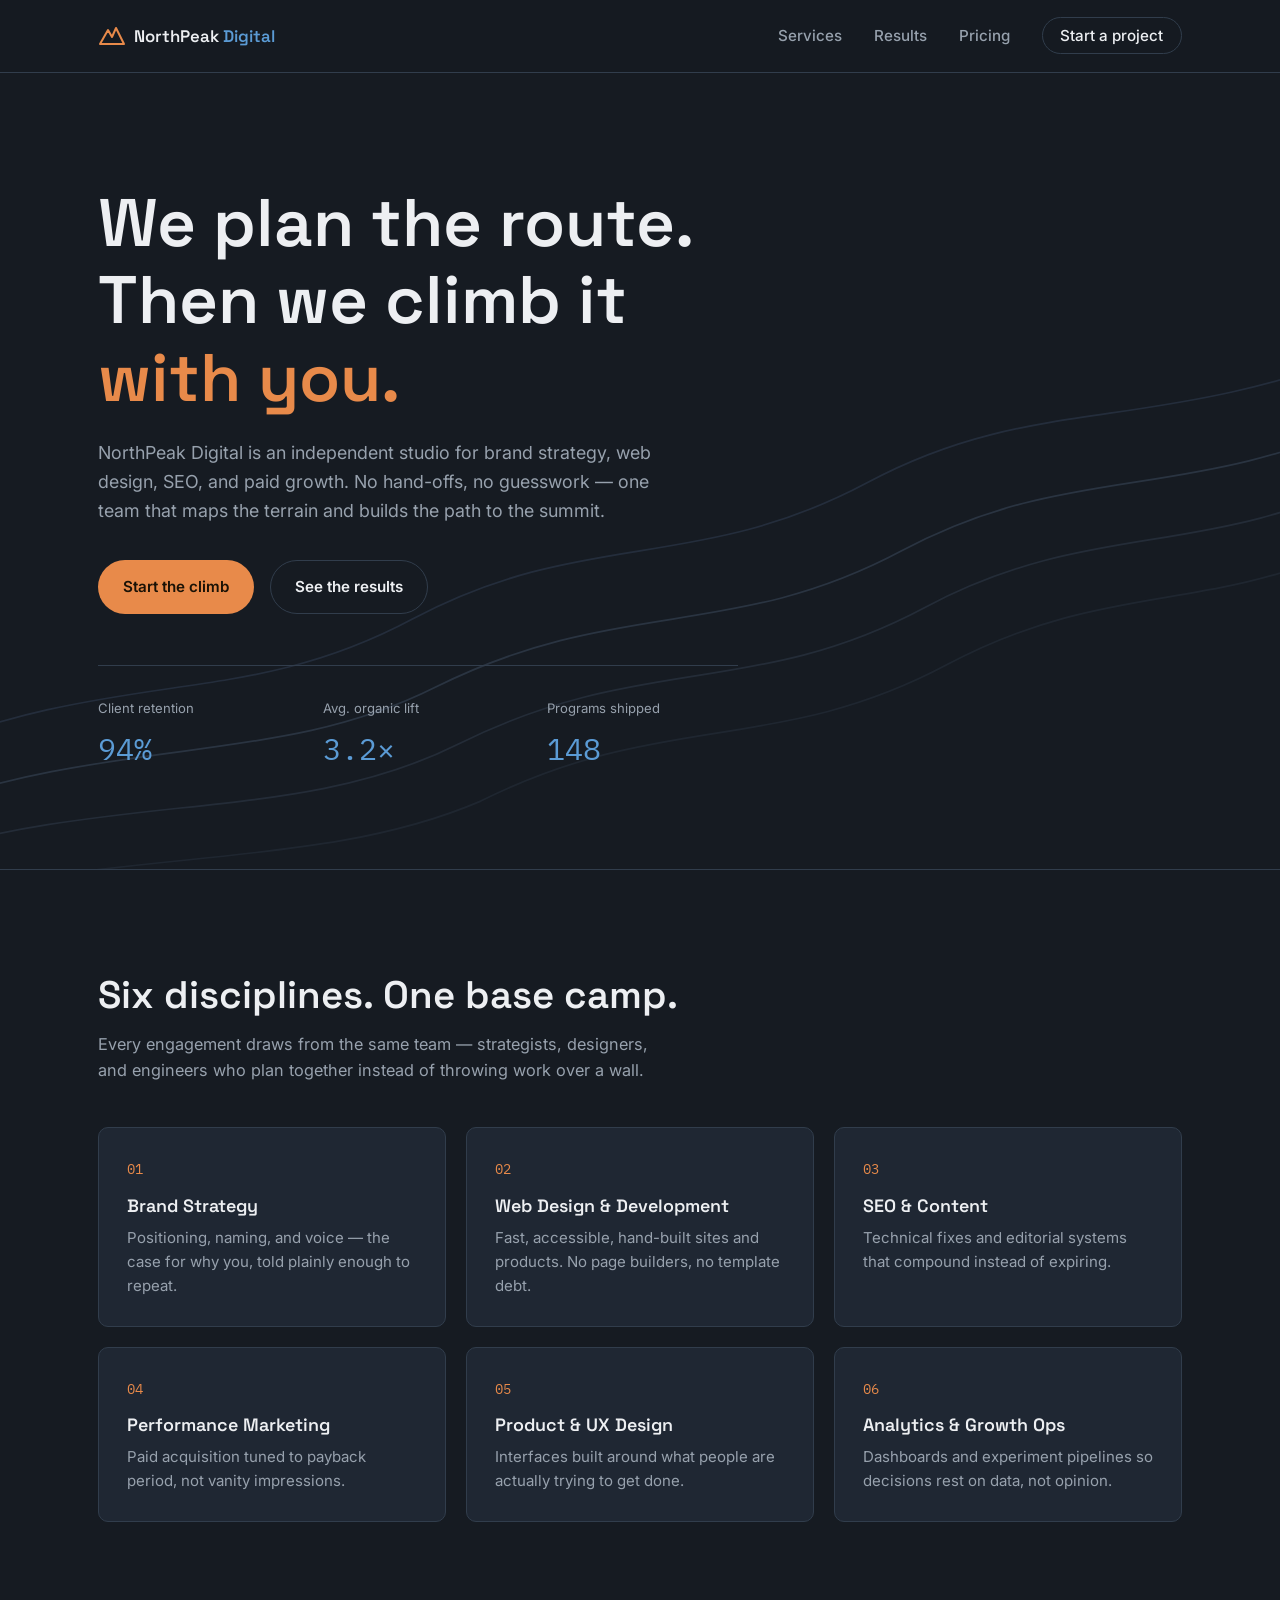
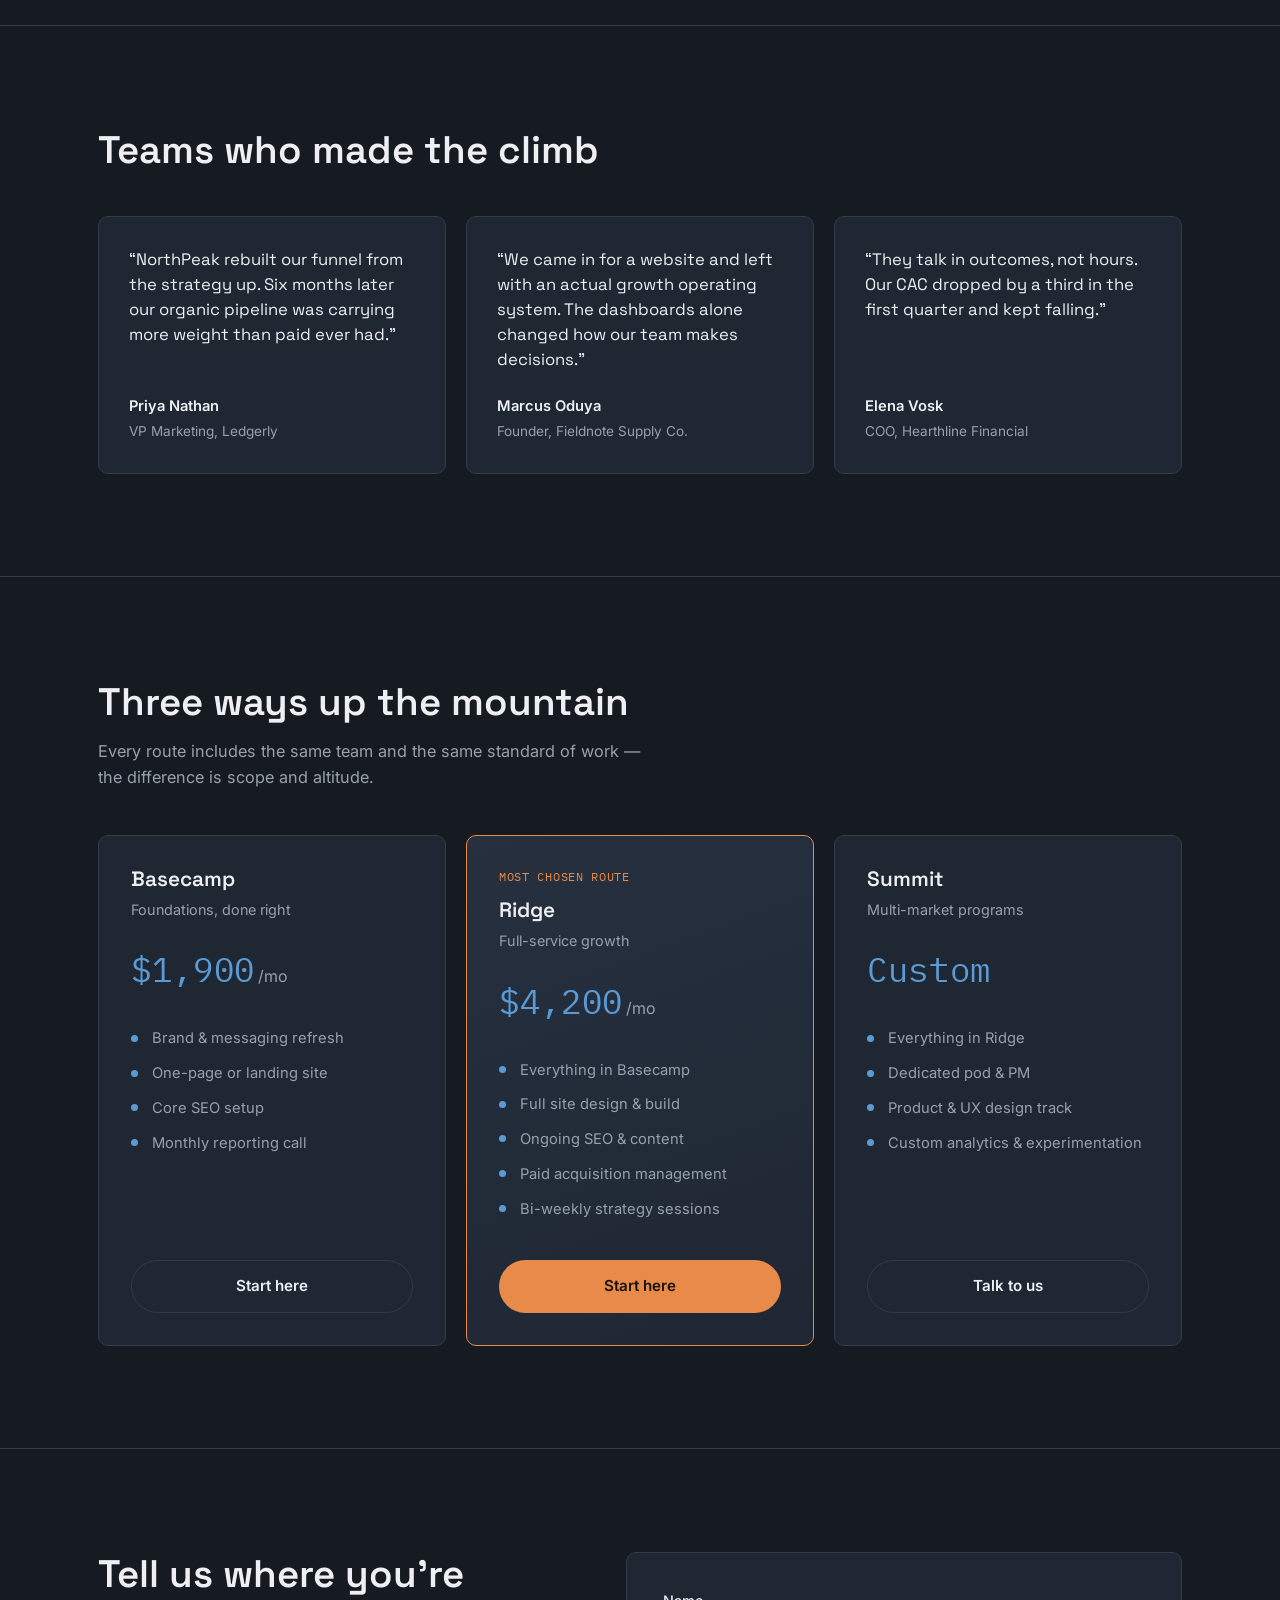
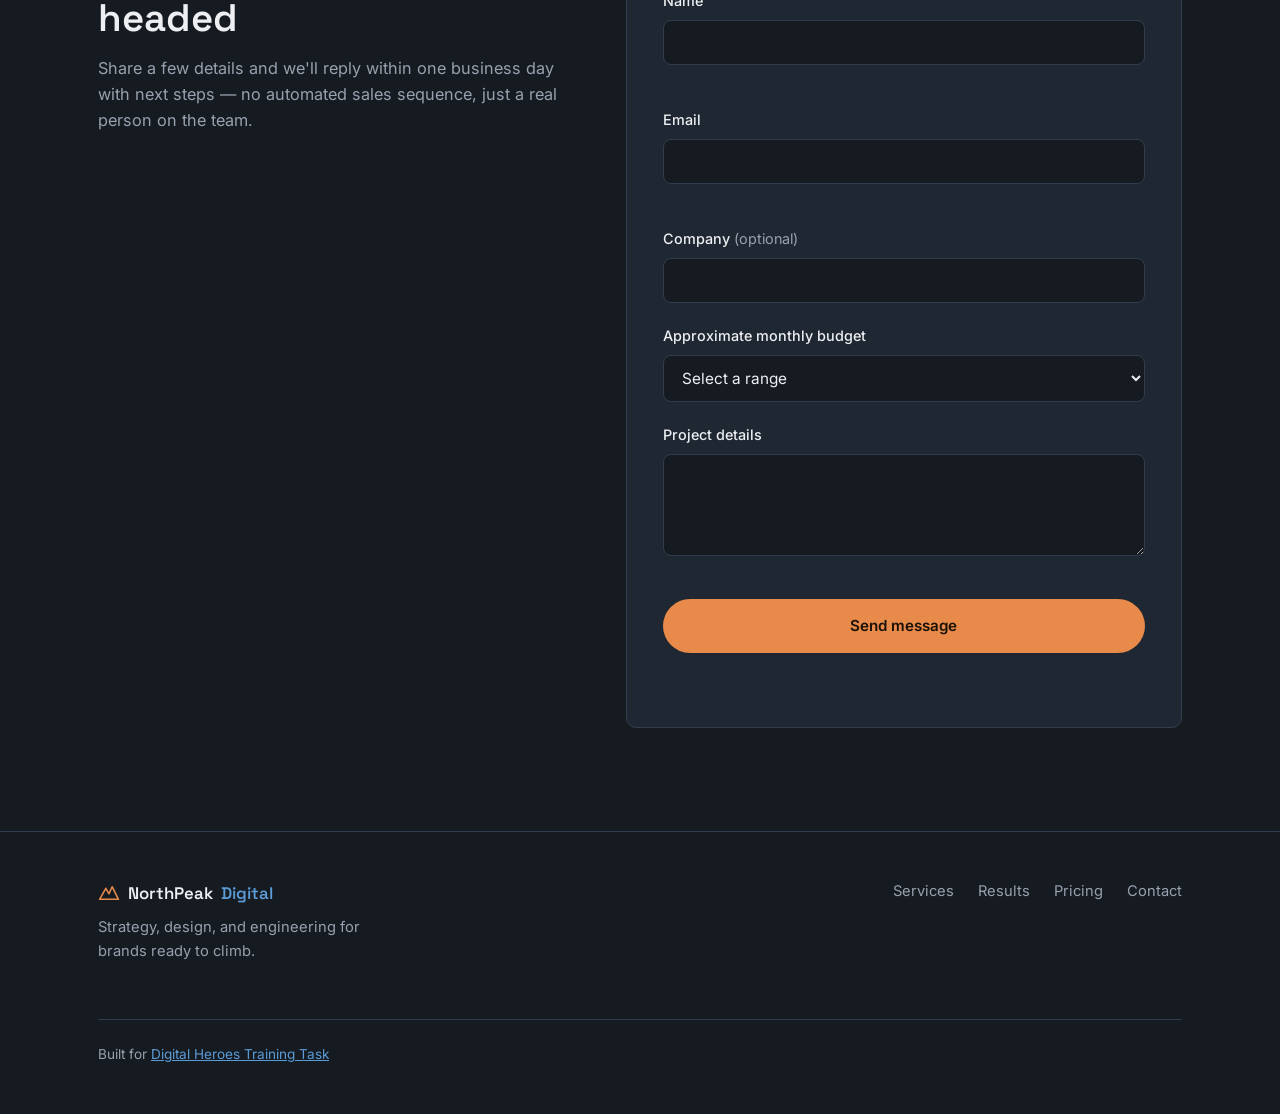
<file: index.html>
<!DOCTYPE html>
<html lang="en">
<head>
<meta charset="UTF-8">
<meta name="viewport" content="width=device-width, initial-scale=1.0">
<title>NorthPeak Digital — Growth strategy, design &amp; engineering for ambitious brands</title>
<meta name="description" content="NorthPeak Digital is an independent agency for brand strategy, web design, SEO, performance marketing, and product design. We plan the route, then climb it with you.">

<!-- Open Graph -->
<meta property="og:title" content="NorthPeak Digital — Digital growth agency">
<meta property="og:description" content="Strategy, design, and engineering for brands ready to climb.">
<meta property="og:type" content="website">

<link rel="icon" href="assets/favicon.svg" type="image/svg+xml">
<link rel="preconnect" href="https://fonts.googleapis.com">
<link rel="preconnect" href="https://fonts.gstatic.com" crossorigin>
<link href="https://fonts.googleapis.com/css2?family=Space+Grotesk:wght@500;600;700&family=Inter:wght@400;500;600&family=IBM+Plex+Mono:wght@500&display=swap" rel="stylesheet">
<link rel="stylesheet" href="styles.css">
</head>
<body>

<a class="skip-link" href="#main">Skip to content</a>

<header class="site-header" id="top">
  <div class="wrap header-inner">
    <a href="#top" class="brand" aria-label="NorthPeak Digital home">
      <svg class="brand-mark" width="28" height="28" viewBox="0 0 28 28" aria-hidden="true">
        <path d="M2 22 L10 8 L14 15 L18 6 L26 22 Z" fill="none" stroke="currentColor" stroke-width="2" stroke-linejoin="round"/>
      </svg>
      <span>NorthPeak <em>Digital</em></span>
    </a>

    <nav class="main-nav" aria-label="Primary">
      <button class="nav-toggle" id="navToggle" aria-expanded="false" aria-controls="navList">
        <span></span><span></span><span></span>
        <span class="sr-only">Menu</span>
      </button>
      <ul class="nav-list" id="navList">
        <li><a href="#services">Services</a></li>
        <li><a href="#results">Results</a></li>
        <li><a href="#pricing">Pricing</a></li>
        <li><a href="#contact" class="nav-cta">Start a project</a></li>
      </ul>
    </nav>
  </div>
</header>

<main id="main">

  <!-- HERO -->
  <section class="hero" aria-label="Introduction">
    <div class="hero-contours" aria-hidden="true">
      <svg viewBox="0 0 1200 700" preserveAspectRatio="xMidYMax slice">
        <path class="contour c1" d="M-50,600 C150,520 250,560 400,480 C550,400 650,440 800,360 C950,280 1050,320 1250,240" />
        <path class="contour c2" d="M-50,650 C150,580 280,610 420,540 C580,460 680,500 830,420 C980,340 1080,380 1250,300" />
        <path class="contour c3" d="M-50,690 C150,630 300,660 440,590 C600,510 700,550 850,470 C1000,390 1100,430 1250,350" />
        <path class="contour c4" d="M-50,730 C160,680 320,700 460,640 C620,560 720,600 870,520 C1020,440 1120,480 1250,400" />
      </svg>
    </div>

    <div class="wrap hero-inner">

      <h1 class="hero-title">
        We plan the route.<br>
        Then we climb it <span class="accent">with you.</span>
      </h1>
      <p class="hero-lede">
        NorthPeak Digital is an independent studio for brand strategy, web design, SEO,
        and paid growth. No hand-offs, no guesswork — one team that maps the terrain
        and builds the path to the summit.
      </p>
      <div class="hero-actions">
        <a href="#contact" class="btn btn-primary">Start the climb</a>
        <a href="#results" class="btn btn-ghost">See the results</a>
      </div>

      <dl class="hero-stats">
        <div><dt>Client retention</dt><dd>94%</dd></div>
        <div><dt>Avg. organic lift</dt><dd>3.2×</dd></div>
        <div><dt>Programs shipped</dt><dd>148</dd></div>
      </dl>
    </div>
  </section>

  <!-- SERVICES -->
  <section class="services" id="services" aria-labelledby="services-title">
    <div class="wrap">

      <h2 id="services-title" class="section-title">Six disciplines. One base camp.</h2>
      <p class="section-lede">Every engagement draws from the same team — strategists, designers,
        and engineers who plan together instead of throwing work over a wall.</p>

      <ul class="services-grid" role="list">
        <li class="service-card">
          <span class="service-num mono">01</span>
          <h3>Brand Strategy</h3>
          <p>Positioning, naming, and voice — the case for why you, told plainly enough to repeat.</p>
        </li>
        <li class="service-card">
          <span class="service-num mono">02</span>
          <h3>Web Design &amp; Development</h3>
          <p>Fast, accessible, hand-built sites and products. No page builders, no template debt.</p>
        </li>
        <li class="service-card">
          <span class="service-num mono">03</span>
          <h3>SEO &amp; Content</h3>
          <p>Technical fixes and editorial systems that compound instead of expiring.</p>
        </li>
        <li class="service-card">
          <span class="service-num mono">04</span>
          <h3>Performance Marketing</h3>
          <p>Paid acquisition tuned to payback period, not vanity impressions.</p>
        </li>
        <li class="service-card">
          <span class="service-num mono">05</span>
          <h3>Product &amp; UX Design</h3>
          <p>Interfaces built around what people are actually trying to get done.</p>
        </li>
        <li class="service-card">
          <span class="service-num mono">06</span>
          <h3>Analytics &amp; Growth Ops</h3>
          <p>Dashboards and experiment pipelines so decisions rest on data, not opinion.</p>
        </li>
      </ul>
    </div>
  </section>

  <!-- RESULTS / TESTIMONIALS -->
  <section class="results" id="results" aria-labelledby="results-title">
    <div class="wrap">

      <h2 id="results-title" class="section-title">Teams who made the climb</h2>

      <ul class="testimonial-grid" role="list">
        <li class="testimonial-card">
          <p class="quote">&ldquo;NorthPeak rebuilt our funnel from the strategy up. Six months
            later our organic pipeline was carrying more weight than paid ever had.&rdquo;</p>
          <p class="cite"><span class="cite-name">Priya Nathan</span><span class="cite-role">VP Marketing, Ledgerly</span></p>
        </li>
        <li class="testimonial-card">
          <p class="quote">&ldquo;We came in for a website and left with an actual growth
            operating system. The dashboards alone changed how our team makes decisions.&rdquo;</p>
          <p class="cite"><span class="cite-name">Marcus Oduya</span><span class="cite-role">Founder, Fieldnote Supply Co.</span></p>
        </li>
        <li class="testimonial-card">
          <p class="quote">&ldquo;They talk in outcomes, not hours. Our CAC dropped by a third
            in the first quarter and kept falling.&rdquo;</p>
          <p class="cite"><span class="cite-name">Elena Vosk</span><span class="cite-role">COO, Hearthline Financial</span></p>
        </li>
      </ul>
    </div>
  </section>

  <!-- PRICING -->
  <section class="pricing" id="pricing" aria-labelledby="pricing-title">
    <div class="wrap">

      <h2 id="pricing-title" class="section-title">Three ways up the mountain</h2>
      <p class="section-lede">Every route includes the same team and the same standard of work —
        the difference is scope and altitude.</p>

      <ul class="pricing-grid" role="list">
        <li class="price-card">
          <h3 class="price-name">Basecamp</h3>
          <p class="price-tagline">Foundations, done right</p>
          <p class="price-amount"><span class="mono">$1,900</span><span class="price-period">/mo</span></p>
          <ul class="price-features">
            <li>Brand &amp; messaging refresh</li>
            <li>One-page or landing site</li>
            <li>Core SEO setup</li>
            <li>Monthly reporting call</li>
          </ul>
          <a href="#contact" class="btn btn-outline">Start here</a>
        </li>

        <li class="price-card price-card--featured">
          <p class="price-flag mono">MOST CHOSEN ROUTE</p>
          <h3 class="price-name">Ridge</h3>
          <p class="price-tagline">Full-service growth</p>
          <p class="price-amount"><span class="mono">$4,200</span><span class="price-period">/mo</span></p>
          <ul class="price-features">
            <li>Everything in Basecamp</li>
            <li>Full site design &amp; build</li>
            <li>Ongoing SEO &amp; content</li>
            <li>Paid acquisition management</li>
            <li>Bi-weekly strategy sessions</li>
          </ul>
          <a href="#contact" class="btn btn-primary">Start here</a>
        </li>

        <li class="price-card">
          <h3 class="price-name">Summit</h3>
          <p class="price-tagline">Multi-market programs</p>
          <p class="price-amount"><span class="mono">Custom</span></p>
          <ul class="price-features">
            <li>Everything in Ridge</li>
            <li>Dedicated pod &amp; PM</li>
            <li>Product &amp; UX design track</li>
            <li>Custom analytics &amp; experimentation</li>
          </ul>
          <a href="#contact" class="btn btn-outline">Talk to us</a>
        </li>
      </ul>
    </div>
  </section>

  <!-- CONTACT -->
  <section class="contact" id="contact" aria-labelledby="contact-title">
    <div class="wrap contact-inner">
      <div class="contact-copy">

        <h2 id="contact-title" class="section-title">Tell us where you're headed</h2>
        <p class="section-lede">Share a few details and we'll reply within one business day with
          next steps — no automated sales sequence, just a real person on the team.</p>
      </div>

      <form class="contact-form" id="contactForm" novalidate>
        <div class="form-row">
          <label for="name">Name</label>
          <input type="text" id="name" name="name" autocomplete="name" required>
          <p class="field-error" id="nameError" role="alert"></p>
        </div>

        <div class="form-row">
          <label for="email">Email</label>
          <input type="email" id="email" name="email" autocomplete="email" required>
          <p class="field-error" id="emailError" role="alert"></p>
        </div>

        <div class="form-row">
          <label for="company">Company <span class="optional">(optional)</span></label>
          <input type="text" id="company" name="company" autocomplete="organization">
        </div>

        <div class="form-row">
          <label for="budget">Approximate monthly budget</label>
          <select id="budget" name="budget">
            <option value="">Select a range</option>
            <option value="under-2k">Under $2,000</option>
            <option value="2k-5k">$2,000 – $5,000</option>
            <option value="5k-10k">$5,000 – $10,000</option>
            <option value="10k-plus">$10,000+</option>
          </select>
        </div>

        <div class="form-row">
          <label for="message">Project details</label>
          <textarea id="message" name="message" rows="4" required></textarea>
          <p class="field-error" id="messageError" role="alert"></p>
        </div>

        <button type="submit" class="btn btn-primary btn-block">Send message</button>

        <p class="form-status" id="formStatus" role="status" aria-live="polite"></p>
      </form>
    </div>
  </section>

</main>

<footer class="site-footer">
  <div class="wrap footer-inner">
    <div class="footer-brand">
      <span class="brand"><svg class="brand-mark" width="22" height="22" viewBox="0 0 28 28" aria-hidden="true">
        <path d="M2 22 L10 8 L14 15 L18 6 L26 22 Z" fill="none" stroke="currentColor" stroke-width="2" stroke-linejoin="round"/>
      </svg> NorthPeak <em>Digital</em></span>
      <p>Strategy, design, and engineering for brands ready to climb.</p>
    </div>

    <nav class="footer-nav" aria-label="Footer">
      <a href="#services">Services</a>
      <a href="#results">Results</a>
      <a href="#pricing">Pricing</a>
      <a href="#contact">Contact</a>
    </nav>

    <p class="footer-credit">
      Built for <a href="https://digitalheroesco.com" target="_blank" rel="noopener">Digital Heroes Training Task</a>
    </p>
  </div>
</footer>

<script src="main.js" defer></script>
</body>
</html>
</file>
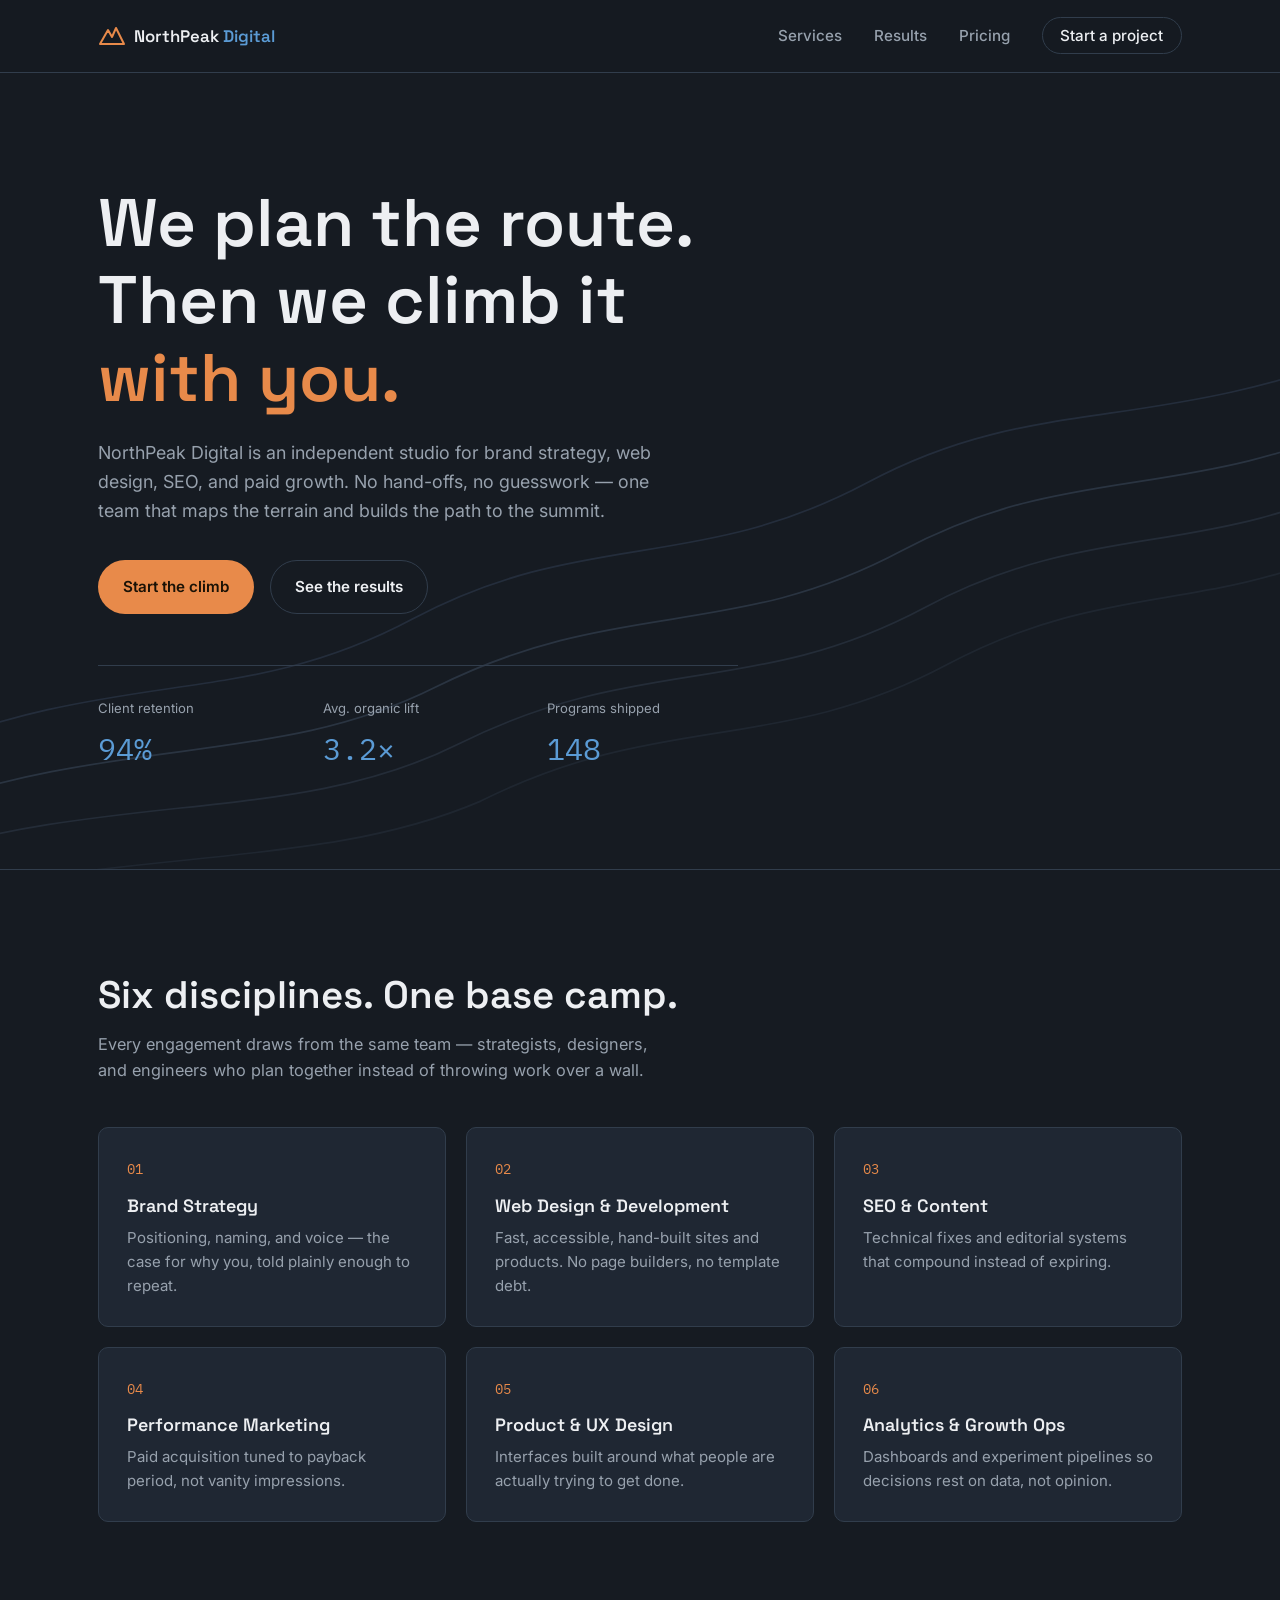
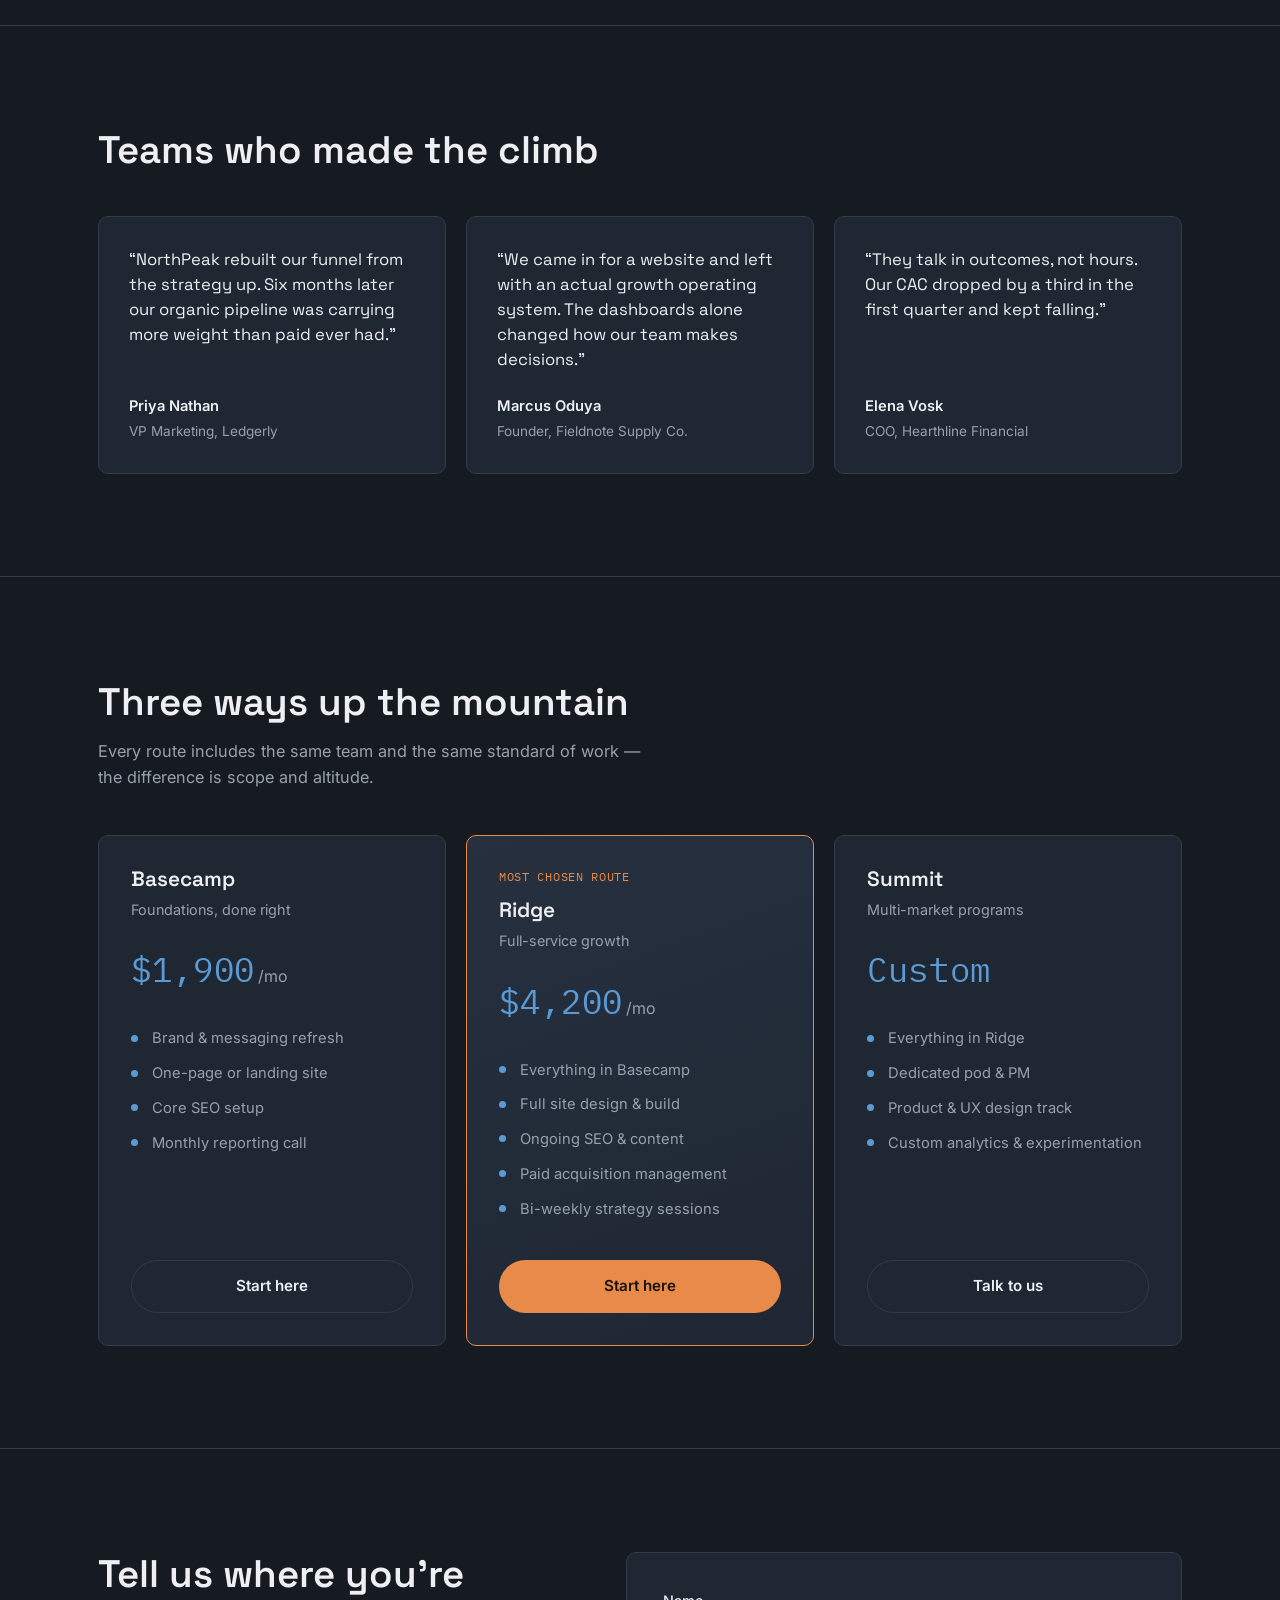
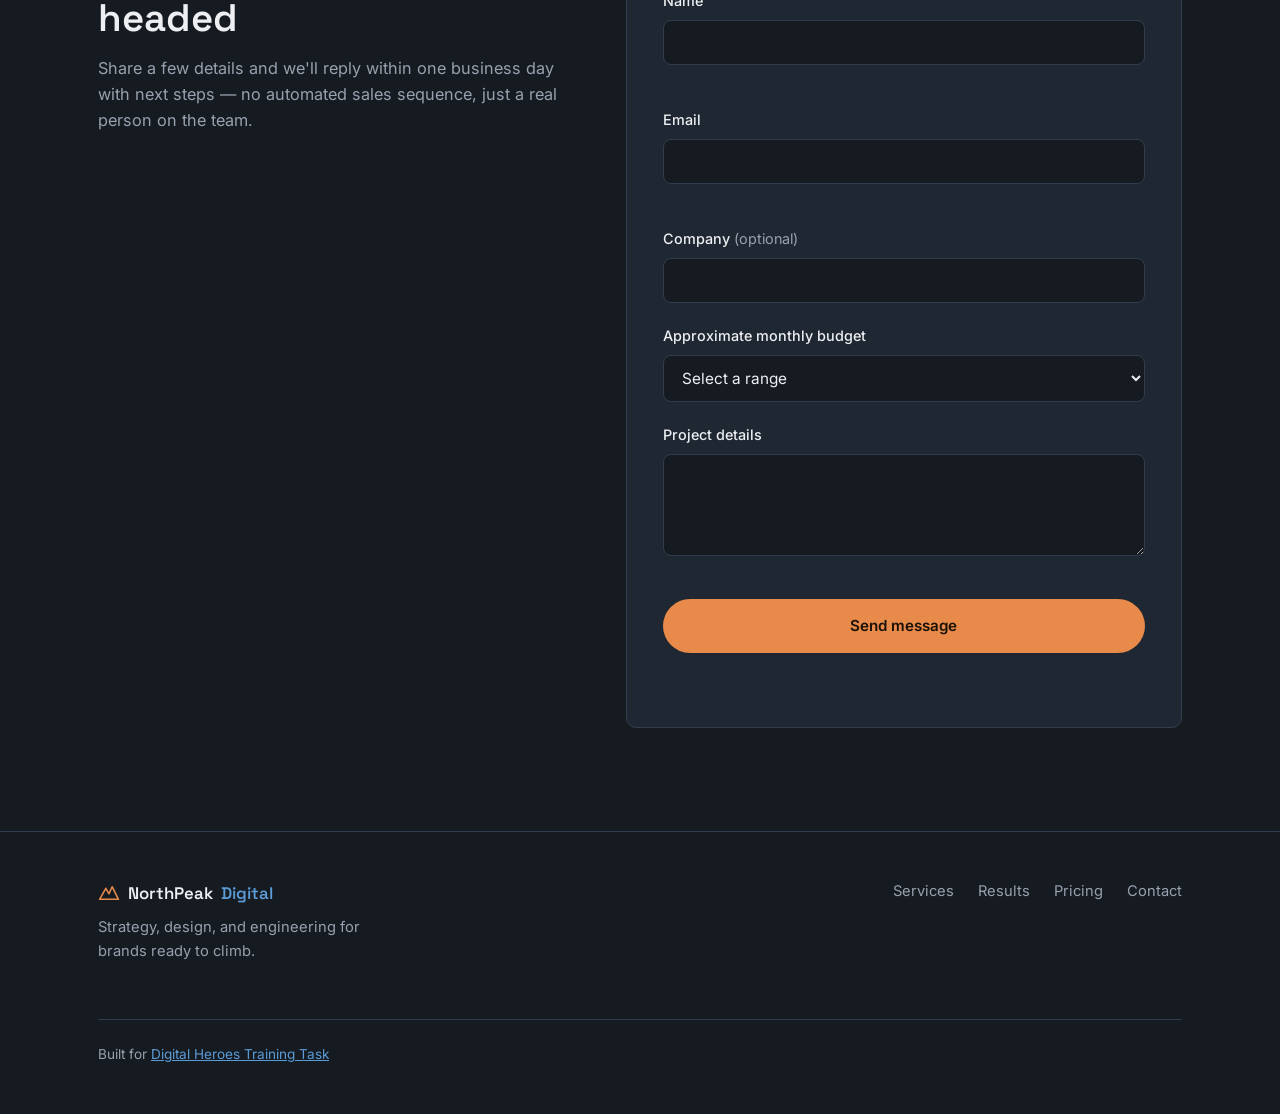
<file: northpeak-digital/index.html>
<!DOCTYPE html>
<html lang="en">
<head>
<meta charset="UTF-8">
<meta name="viewport" content="width=device-width, initial-scale=1.0">
<title>NorthPeak Digital — Growth strategy, design &amp; engineering for ambitious brands</title>
<meta name="description" content="NorthPeak Digital is an independent agency for brand strategy, web design, SEO, performance marketing, and product design. We plan the route, then climb it with you.">

<!-- Open Graph -->
<meta property="og:title" content="NorthPeak Digital — Digital growth agency">
<meta property="og:description" content="Strategy, design, and engineering for brands ready to climb.">
<meta property="og:type" content="website">

<link rel="icon" href="assets/favicon.svg" type="image/svg+xml">
<link rel="preconnect" href="https://fonts.googleapis.com">
<link rel="preconnect" href="https://fonts.gstatic.com" crossorigin>
<link href="https://fonts.googleapis.com/css2?family=Space+Grotesk:wght@500;600;700&family=Inter:wght@400;500;600&family=IBM+Plex+Mono:wght@500&display=swap" rel="stylesheet">
<link rel="stylesheet" href="css/styles.css">
</head>
<body>

<a class="skip-link" href="#main">Skip to content</a>

<header class="site-header" id="top">
  <div class="wrap header-inner">
    <a href="#top" class="brand" aria-label="NorthPeak Digital home">
      <svg class="brand-mark" width="28" height="28" viewBox="0 0 28 28" aria-hidden="true">
        <path d="M2 22 L10 8 L14 15 L18 6 L26 22 Z" fill="none" stroke="currentColor" stroke-width="2" stroke-linejoin="round"/>
      </svg>
      <span>NorthPeak <em>Digital</em></span>
    </a>

    <nav class="main-nav" aria-label="Primary">
      <button class="nav-toggle" id="navToggle" aria-expanded="false" aria-controls="navList">
        <span></span><span></span><span></span>
        <span class="sr-only">Menu</span>
      </button>
      <ul class="nav-list" id="navList">
        <li><a href="#services">Services</a></li>
        <li><a href="#results">Results</a></li>
        <li><a href="#pricing">Pricing</a></li>
        <li><a href="#contact" class="nav-cta">Start a project</a></li>
      </ul>
    </nav>
  </div>
</header>

<main id="main">

  <!-- HERO -->
  <section class="hero" aria-label="Introduction">
    <div class="hero-contours" aria-hidden="true">
      <svg viewBox="0 0 1200 700" preserveAspectRatio="xMidYMax slice">
        <path class="contour c1" d="M-50,600 C150,520 250,560 400,480 C550,400 650,440 800,360 C950,280 1050,320 1250,240" />
        <path class="contour c2" d="M-50,650 C150,580 280,610 420,540 C580,460 680,500 830,420 C980,340 1080,380 1250,300" />
        <path class="contour c3" d="M-50,690 C150,630 300,660 440,590 C600,510 700,550 850,470 C1000,390 1100,430 1250,350" />
        <path class="contour c4" d="M-50,730 C160,680 320,700 460,640 C620,560 720,600 870,520 C1020,440 1120,480 1250,400" />
      </svg>
    </div>

    <div class="wrap hero-inner">

      <h1 class="hero-title">
        We plan the route.<br>
        Then we climb it <span class="accent">with you.</span>
      </h1>
      <p class="hero-lede">
        NorthPeak Digital is an independent studio for brand strategy, web design, SEO,
        and paid growth. No hand-offs, no guesswork — one team that maps the terrain
        and builds the path to the summit.
      </p>
      <div class="hero-actions">
        <a href="#contact" class="btn btn-primary">Start the climb</a>
        <a href="#results" class="btn btn-ghost">See the results</a>
      </div>

      <dl class="hero-stats">
        <div><dt>Client retention</dt><dd>94%</dd></div>
        <div><dt>Avg. organic lift</dt><dd>3.2×</dd></div>
        <div><dt>Programs shipped</dt><dd>148</dd></div>
      </dl>
    </div>
  </section>

  <!-- SERVICES -->
  <section class="services" id="services" aria-labelledby="services-title">
    <div class="wrap">

      <h2 id="services-title" class="section-title">Six disciplines. One base camp.</h2>
      <p class="section-lede">Every engagement draws from the same team — strategists, designers,
        and engineers who plan together instead of throwing work over a wall.</p>

      <ul class="services-grid" role="list">
        <li class="service-card">
          <span class="service-num mono">01</span>
          <h3>Brand Strategy</h3>
          <p>Positioning, naming, and voice — the case for why you, told plainly enough to repeat.</p>
        </li>
        <li class="service-card">
          <span class="service-num mono">02</span>
          <h3>Web Design &amp; Development</h3>
          <p>Fast, accessible, hand-built sites and products. No page builders, no template debt.</p>
        </li>
        <li class="service-card">
          <span class="service-num mono">03</span>
          <h3>SEO &amp; Content</h3>
          <p>Technical fixes and editorial systems that compound instead of expiring.</p>
        </li>
        <li class="service-card">
          <span class="service-num mono">04</span>
          <h3>Performance Marketing</h3>
          <p>Paid acquisition tuned to payback period, not vanity impressions.</p>
        </li>
        <li class="service-card">
          <span class="service-num mono">05</span>
          <h3>Product &amp; UX Design</h3>
          <p>Interfaces built around what people are actually trying to get done.</p>
        </li>
        <li class="service-card">
          <span class="service-num mono">06</span>
          <h3>Analytics &amp; Growth Ops</h3>
          <p>Dashboards and experiment pipelines so decisions rest on data, not opinion.</p>
        </li>
      </ul>
    </div>
  </section>

  <!-- RESULTS / TESTIMONIALS -->
  <section class="results" id="results" aria-labelledby="results-title">
    <div class="wrap">

      <h2 id="results-title" class="section-title">Teams who made the climb</h2>

      <ul class="testimonial-grid" role="list">
        <li class="testimonial-card">
          <p class="quote">&ldquo;NorthPeak rebuilt our funnel from the strategy up. Six months
            later our organic pipeline was carrying more weight than paid ever had.&rdquo;</p>
          <p class="cite"><span class="cite-name">Priya Nathan</span><span class="cite-role">VP Marketing, Ledgerly</span></p>
        </li>
        <li class="testimonial-card">
          <p class="quote">&ldquo;We came in for a website and left with an actual growth
            operating system. The dashboards alone changed how our team makes decisions.&rdquo;</p>
          <p class="cite"><span class="cite-name">Marcus Oduya</span><span class="cite-role">Founder, Fieldnote Supply Co.</span></p>
        </li>
        <li class="testimonial-card">
          <p class="quote">&ldquo;They talk in outcomes, not hours. Our CAC dropped by a third
            in the first quarter and kept falling.&rdquo;</p>
          <p class="cite"><span class="cite-name">Elena Vosk</span><span class="cite-role">COO, Hearthline Financial</span></p>
        </li>
      </ul>
    </div>
  </section>

  <!-- PRICING -->
  <section class="pricing" id="pricing" aria-labelledby="pricing-title">
    <div class="wrap">

      <h2 id="pricing-title" class="section-title">Three ways up the mountain</h2>
      <p class="section-lede">Every route includes the same team and the same standard of work —
        the difference is scope and altitude.</p>

      <ul class="pricing-grid" role="list">
        <li class="price-card">
          <h3 class="price-name">Basecamp</h3>
          <p class="price-tagline">Foundations, done right</p>
          <p class="price-amount"><span class="mono">$1,900</span><span class="price-period">/mo</span></p>
          <ul class="price-features">
            <li>Brand &amp; messaging refresh</li>
            <li>One-page or landing site</li>
            <li>Core SEO setup</li>
            <li>Monthly reporting call</li>
          </ul>
          <a href="#contact" class="btn btn-outline">Start here</a>
        </li>

        <li class="price-card price-card--featured">
          <p class="price-flag mono">MOST CHOSEN ROUTE</p>
          <h3 class="price-name">Ridge</h3>
          <p class="price-tagline">Full-service growth</p>
          <p class="price-amount"><span class="mono">$4,200</span><span class="price-period">/mo</span></p>
          <ul class="price-features">
            <li>Everything in Basecamp</li>
            <li>Full site design &amp; build</li>
            <li>Ongoing SEO &amp; content</li>
            <li>Paid acquisition management</li>
            <li>Bi-weekly strategy sessions</li>
          </ul>
          <a href="#contact" class="btn btn-primary">Start here</a>
        </li>

        <li class="price-card">
          <h3 class="price-name">Summit</h3>
          <p class="price-tagline">Multi-market programs</p>
          <p class="price-amount"><span class="mono">Custom</span></p>
          <ul class="price-features">
            <li>Everything in Ridge</li>
            <li>Dedicated pod &amp; PM</li>
            <li>Product &amp; UX design track</li>
            <li>Custom analytics &amp; experimentation</li>
          </ul>
          <a href="#contact" class="btn btn-outline">Talk to us</a>
        </li>
      </ul>
    </div>
  </section>

  <!-- CONTACT -->
  <section class="contact" id="contact" aria-labelledby="contact-title">
    <div class="wrap contact-inner">
      <div class="contact-copy">

        <h2 id="contact-title" class="section-title">Tell us where you're headed</h2>
        <p class="section-lede">Share a few details and we'll reply within one business day with
          next steps — no automated sales sequence, just a real person on the team.</p>
      </div>

      <form class="contact-form" id="contactForm" novalidate>
        <div class="form-row">
          <label for="name">Name</label>
          <input type="text" id="name" name="name" autocomplete="name" required>
          <p class="field-error" id="nameError" role="alert"></p>
        </div>

        <div class="form-row">
          <label for="email">Email</label>
          <input type="email" id="email" name="email" autocomplete="email" required>
          <p class="field-error" id="emailError" role="alert"></p>
        </div>

        <div class="form-row">
          <label for="company">Company <span class="optional">(optional)</span></label>
          <input type="text" id="company" name="company" autocomplete="organization">
        </div>

        <div class="form-row">
          <label for="budget">Approximate monthly budget</label>
          <select id="budget" name="budget">
            <option value="">Select a range</option>
            <option value="under-2k">Under $2,000</option>
            <option value="2k-5k">$2,000 – $5,000</option>
            <option value="5k-10k">$5,000 – $10,000</option>
            <option value="10k-plus">$10,000+</option>
          </select>
        </div>

        <div class="form-row">
          <label for="message">Project details</label>
          <textarea id="message" name="message" rows="4" required></textarea>
          <p class="field-error" id="messageError" role="alert"></p>
        </div>

        <button type="submit" class="btn btn-primary btn-block">Send message</button>

        <p class="form-status" id="formStatus" role="status" aria-live="polite"></p>
      </form>
    </div>
  </section>

</main>

<footer class="site-footer">
  <div class="wrap footer-inner">
    <div class="footer-brand">
      <span class="brand"><svg class="brand-mark" width="22" height="22" viewBox="0 0 28 28" aria-hidden="true">
        <path d="M2 22 L10 8 L14 15 L18 6 L26 22 Z" fill="none" stroke="currentColor" stroke-width="2" stroke-linejoin="round"/>
      </svg> NorthPeak <em>Digital</em></span>
      <p>Strategy, design, and engineering for brands ready to climb.</p>
    </div>

    <nav class="footer-nav" aria-label="Footer">
      <a href="#services">Services</a>
      <a href="#results">Results</a>
      <a href="#pricing">Pricing</a>
      <a href="#contact">Contact</a>
    </nav>

    <p class="footer-credit">
      Built for <a href="https://digitalheroesco.com" target="_blank" rel="noopener">Digital Heroes Training Task</a>
    </p>
  </div>
</footer>

<script src="js/main.js" defer></script>
</body>
</html>
</file>
<file: styles.css>
/* ============================================================
   NorthPeak Digital — Design tokens
   ============================================================ */
:root {
  /* Color */
  --ink: #161B22;
  --surface: #1F2733;
  --surface-2: #26303F;
  --paper: #EDEFF2;
  --muted: #97A1AD;
  --line: #313D4C;
  --accent-blue: #5B9BD5;
  --accent-ember: #E88A4A;

  /* Type */
  --font-display: "Space Grotesk", sans-serif;
  --font-body: "Inter", sans-serif;
  --font-mono: "IBM Plex Mono", monospace;

  /* Layout */
  --wrap-max: 1180px;
  --gutter: clamp(1.25rem, 4vw, 3rem);
  --radius: 10px;

  --ease: cubic-bezier(0.22, 1, 0.36, 1);
}

/* ============================================================
   Reset
   ============================================================ */
*, *::before, *::after { box-sizing: border-box; }
html { scroll-behavior: smooth; }
body {
  margin: 0;
  background: var(--ink);
  color: var(--paper);
  font-family: var(--font-body);
  font-size: 16px;
  line-height: 1.6;
  -webkit-font-smoothing: antialiased;
}
img, svg { display: block; max-width: 100%; }
a { color: inherit; }
ul { list-style: none; margin: 0; padding: 0; }
button { font: inherit; }
h1, h2, h3 { font-family: var(--font-display); font-weight: 600; line-height: 1.15; margin: 0; }
p { margin: 0; }

@media (prefers-reduced-motion: reduce) {
  html { scroll-behavior: auto; }
  *, *::before, *::after {
    animation-duration: 0.01ms !important;
    animation-iteration-count: 1 !important;
    transition-duration: 0.01ms !important;
    scroll-behavior: auto !important;
  }
}

.sr-only {
  position: absolute; width: 1px; height: 1px;
  padding: 0; margin: -1px; overflow: hidden;
  clip: rect(0,0,0,0); white-space: nowrap; border: 0;
}

.skip-link {
  position: absolute;
  left: 1rem;
  top: -3rem;
  background: var(--accent-blue);
  color: var(--ink);
  padding: 0.6rem 1rem;
  border-radius: 6px;
  font-weight: 600;
  z-index: 200;
  transition: top 0.2s var(--ease);
}
.skip-link:focus { top: 1rem; }

:focus-visible {
  outline: 2px solid var(--accent-blue);
  outline-offset: 3px;
}

.wrap {
  max-width: var(--wrap-max);
  margin-inline: auto;
  padding-inline: var(--gutter);
}

.mono { font-family: var(--font-mono); letter-spacing: 0.02em; }

.eyebrow {
  font-size: 0.78rem;
  color: var(--accent-blue);
  text-transform: uppercase;
  letter-spacing: 0.08em;
  margin-bottom: 0.9rem;
}

.section-title {
  font-size: clamp(1.7rem, 3.2vw, 2.4rem);
  max-width: 30ch;
}
.section-lede {
  color: var(--muted);
  max-width: 56ch;
  margin-top: 0.9rem;
  font-size: 1.02rem;
}

/* ============================================================
   Buttons
   ============================================================ */
.btn {
  display: inline-flex;
  align-items: center;
  justify-content: center;
  gap: 0.5rem;
  padding: 0.85rem 1.5rem;
  border-radius: 999px;
  font-weight: 600;
  font-size: 0.95rem;
  text-decoration: none;
  border: 1px solid transparent;
  cursor: pointer;
  transition: transform 0.18s var(--ease), background-color 0.18s var(--ease), border-color 0.18s var(--ease);
}
.btn:hover { transform: translateY(-2px); }
.btn-primary {
  background: var(--accent-ember);
  color: #1A1206;
}
.btn-primary:hover { background: #f0995c; }
.btn-ghost {
  background: transparent;
  color: var(--paper);
  border-color: var(--line);
}
.btn-ghost:hover { border-color: var(--accent-blue); }
.btn-outline {
  background: transparent;
  border-color: var(--line);
  color: var(--paper);
  width: 100%;
}
.btn-outline:hover { border-color: var(--accent-ember); }
.btn-block { width: 100%; }

/* ============================================================
   Header
   ============================================================ */
.site-header {
  position: sticky;
  top: 0;
  z-index: 100;
  background: rgba(22, 27, 34, 0.86);
  backdrop-filter: blur(10px);
  border-bottom: 1px solid var(--line);
}
.header-inner {
  display: flex;
  align-items: center;
  justify-content: space-between;
  height: 72px;
}
.brand {
  display: flex;
  align-items: center;
  gap: 0.5rem;
  font-family: var(--font-display);
  font-weight: 600;
  font-size: 1.05rem;
  text-decoration: none;
  color: var(--paper);
}
.brand em { font-style: normal; color: var(--accent-blue); }
.brand-mark { color: var(--accent-ember); flex-shrink: 0; }

.nav-toggle {
  display: none;
  flex-direction: column;
  justify-content: center;
  gap: 5px;
  width: 40px;
  height: 40px;
  background: transparent;
  border: 1px solid var(--line);
  border-radius: 8px;
  cursor: pointer;
}
.nav-toggle span {
  display: block;
  width: 18px;
  height: 2px;
  margin-inline: auto;
  background: var(--paper);
  transition: transform 0.2s var(--ease), opacity 0.2s var(--ease);
}
.nav-toggle[aria-expanded="true"] span:nth-child(1) { transform: translateY(7px) rotate(45deg); }
.nav-toggle[aria-expanded="true"] span:nth-child(2) { opacity: 0; }
.nav-toggle[aria-expanded="true"] span:nth-child(3) { transform: translateY(-7px) rotate(-45deg); }

.nav-list {
  display: flex;
  align-items: center;
  gap: 2rem;
}
.nav-list a {
  text-decoration: none;
  color: var(--muted);
  font-size: 0.95rem;
  font-weight: 500;
  transition: color 0.18s var(--ease);
}
.nav-list a:hover { color: var(--paper); }
.nav-cta {
  color: var(--paper) !important;
  border: 1px solid var(--line);
  padding: 0.5rem 1.1rem;
  border-radius: 999px;
}
.nav-cta:hover { border-color: var(--accent-ember) !important; }

/* ============================================================
   Hero
   ============================================================ */
.hero {
  position: relative;
  overflow: hidden;
  padding-top: clamp(4rem, 10vw, 7rem);
  padding-bottom: clamp(4rem, 8vw, 6rem);
  border-bottom: 1px solid var(--line);
}
.hero-contours {
  position: absolute;
  inset: 0;
  z-index: 0;
  opacity: 0.9;
}
.hero-contours svg { width: 100%; height: 100%; }
.contour {
  fill: none;
  stroke: var(--line);
  stroke-width: 1.5;
}
.contour.c1 { stroke: var(--surface-2); }
.contour.c2 { opacity: 0.85; }
.contour.c3 { opacity: 0.6; }
.contour.c4 { opacity: 0.4; }

.hero-inner { position: relative; z-index: 1; }
.hero-title {
  font-size: clamp(2.3rem, 6vw, 4.2rem);
  max-width: 16ch;
  margin-bottom: 1.4rem;
}
.accent { color: var(--accent-ember); }
.hero-lede {
  color: var(--muted);
  font-size: clamp(1rem, 1.4vw, 1.15rem);
  max-width: 52ch;
  margin-bottom: 2.2rem;
}
.hero-actions {
  display: flex;
  flex-wrap: wrap;
  gap: 1rem;
  margin-bottom: 3.2rem;
}

.hero-stats {
  display: grid;
  grid-template-columns: repeat(3, auto);
  gap: clamp(1.5rem, 4vw, 3.5rem);
  margin: 0;
  padding-top: 2rem;
  border-top: 1px solid var(--line);
  max-width: 640px;
}
.hero-stats dt {
  color: var(--muted);
  font-size: 0.82rem;
  margin-bottom: 0.35rem;
}
.hero-stats dd {
  margin: 0;
  font-family: var(--font-mono);
  font-size: clamp(1.4rem, 3vw, 1.9rem);
  color: var(--accent-blue);
}

/* ============================================================
   Services
   ============================================================ */
.services { padding-block: clamp(4rem, 8vw, 6.5rem); border-bottom: 1px solid var(--line); }
.services-grid {
  display: grid;
  grid-template-columns: repeat(3, 1fr);
  gap: 1.25rem;
  margin-top: 2.75rem;
}
.service-card {
  background: var(--surface);
  border: 1px solid var(--line);
  border-radius: var(--radius);
  padding: 1.75rem;
  transition: transform 0.2s var(--ease), border-color 0.2s var(--ease);
}
.service-card:hover {
  transform: translateY(-4px);
  border-color: var(--accent-blue);
}
.service-num {
  display: inline-block;
  color: var(--accent-ember);
  font-size: 0.85rem;
  margin-bottom: 0.9rem;
}
.service-card h3 {
  font-size: 1.12rem;
  margin-bottom: 0.6rem;
}
.service-card p {
  color: var(--muted);
  font-size: 0.94rem;
}

/* ============================================================
   Results / testimonials
   ============================================================ */
.results { padding-block: clamp(4rem, 8vw, 6.5rem); border-bottom: 1px solid var(--line); }
.testimonial-grid {
  display: grid;
  grid-template-columns: repeat(3, 1fr);
  gap: 1.25rem;
  margin-top: 2.75rem;
}
.testimonial-card {
  background: var(--surface);
  border: 1px solid var(--line);
  border-radius: var(--radius);
  padding: 1.9rem;
  display: flex;
  flex-direction: column;
  gap: 1.4rem;
}
.quote {
  font-family: var(--font-display);
  font-size: 1.04rem;
  line-height: 1.5;
}
.cite { display: flex; flex-direction: column; gap: 0.15rem; margin-top: auto; }
.cite-name { font-weight: 600; font-size: 0.92rem; }
.cite-role { color: var(--muted); font-size: 0.85rem; }

/* ============================================================
   Pricing
   ============================================================ */
.pricing { padding-block: clamp(4rem, 8vw, 6.5rem); border-bottom: 1px solid var(--line); }
.pricing-grid {
  display: grid;
  grid-template-columns: repeat(3, 1fr);
  gap: 1.25rem;
  margin-top: 2.75rem;
  align-items: stretch;
}
.price-card {
  background: var(--surface);
  border: 1px solid var(--line);
  border-radius: var(--radius);
  padding: 2rem;
  display: flex;
  flex-direction: column;
  gap: 0.4rem;
}
.price-card--featured {
  background: linear-gradient(160deg, var(--surface-2), var(--surface));
  border-color: var(--accent-ember);
  position: relative;
}
.price-flag {
  color: var(--accent-ember);
  font-size: 0.72rem;
  letter-spacing: 0.06em;
  margin-bottom: 0.4rem;
}
.price-name { font-size: 1.3rem; }
.price-tagline { color: var(--muted); font-size: 0.9rem; margin-bottom: 1rem; }
.price-amount {
  font-size: 2.1rem;
  margin-bottom: 1.5rem;
  color: var(--paper);
}
.price-amount .mono { color: var(--accent-blue); }
.price-period { color: var(--muted); font-size: 1rem; margin-left: 0.2rem; }
.price-features {
  display: flex;
  flex-direction: column;
  gap: 0.7rem;
  margin-bottom: 2rem;
  flex-grow: 1;
}
.price-features li {
  color: var(--muted);
  font-size: 0.92rem;
  padding-left: 1.3rem;
  position: relative;
}
.price-features li::before {
  content: "";
  position: absolute;
  left: 0;
  top: 0.5em;
  width: 7px;
  height: 7px;
  border-radius: 50%;
  background: var(--accent-blue);
}

/* ============================================================
   Contact
   ============================================================ */
.contact { padding-block: clamp(4rem, 8vw, 6.5rem); }
.contact-inner {
  display: grid;
  grid-template-columns: 1fr 1.2fr;
  gap: clamp(2rem, 5vw, 5rem);
  align-items: start;
}
.contact-form {
  background: var(--surface);
  border: 1px solid var(--line);
  border-radius: var(--radius);
  padding: clamp(1.5rem, 3vw, 2.25rem);
  display: flex;
  flex-direction: column;
  gap: 1.3rem;
}
.form-row { display: flex; flex-direction: column; gap: 0.5rem; }
.form-row label { font-size: 0.9rem; font-weight: 500; }
.optional { color: var(--muted); font-weight: 400; }
input, select, textarea {
  background: var(--ink);
  border: 1px solid var(--line);
  border-radius: 8px;
  padding: 0.75rem 0.9rem;
  color: var(--paper);
  font-family: var(--font-body);
  font-size: 0.96rem;
  transition: border-color 0.18s var(--ease);
}
input:focus, select:focus, textarea:focus {
  border-color: var(--accent-blue);
  outline: none;
}
textarea { resize: vertical; min-height: 6rem; }
.field-error {
  color: var(--accent-ember);
  font-size: 0.82rem;
  min-height: 1.1em;
}
.form-row.has-error input,
.form-row.has-error textarea {
  border-color: var(--accent-ember);
}
.form-status {
  font-size: 0.92rem;
  min-height: 1.2em;
}
.form-status.success { color: #7FCF9E; }
.form-status.error { color: var(--accent-ember); }

/* ============================================================
   Footer
   ============================================================ */
.site-footer {
  border-top: 1px solid var(--line);
  padding-block: 3rem;
}
.footer-inner {
  display: flex;
  flex-wrap: wrap;
  justify-content: space-between;
  gap: 2rem;
}
.footer-brand .brand { margin-bottom: 0.6rem; }
.footer-brand p { color: var(--muted); font-size: 0.92rem; max-width: 32ch; }
.footer-nav {
  display: flex;
  gap: 1.5rem;
  align-items: flex-start;
}
.footer-nav a {
  color: var(--muted);
  text-decoration: none;
  font-size: 0.92rem;
}
.footer-nav a:hover { color: var(--paper); }
.footer-credit {
  font-size: 0.85rem;
  color: var(--muted);
  width: 100%;
  margin-top: 1.5rem;
  padding-top: 1.5rem;
  border-top: 1px solid var(--line);
}
.footer-credit a {
  color: var(--accent-blue);
  text-decoration: underline;
}

/* ============================================================
   Scroll reveal (progressive enhancement, JS-driven)
   ============================================================ */
.reveal {
  opacity: 0;
  transform: translateY(16px);
  transition: opacity 0.6s var(--ease), transform 0.6s var(--ease);
}
.reveal.is-visible {
  opacity: 1;
  transform: translateY(0);
}

/* ============================================================
   Responsive — tablet (≤768px)
   ============================================================ */
@media (max-width: 900px) {
  .services-grid,
  .testimonial-grid,
  .pricing-grid {
    grid-template-columns: repeat(2, 1fr);
  }
  .contact-inner {
    grid-template-columns: 1fr;
  }
  .hero-stats { grid-template-columns: repeat(3, auto); }
}

/* ============================================================
   Responsive — mobile (≤600px)
   ============================================================ */
@media (max-width: 600px) {
  .nav-toggle { display: flex; }
  .nav-list {
    position: absolute;
    top: 72px;
    left: 0;
    right: 0;
    background: var(--ink);
    border-bottom: 1px solid var(--line);
    flex-direction: column;
    align-items: flex-start;
    gap: 0;
    padding: 0.5rem var(--gutter) 1rem;
    transform: translateY(-8px);
    opacity: 0;
    pointer-events: none;
    transition: transform 0.2s var(--ease), opacity 0.2s var(--ease);
  }
  .nav-list.is-open {
    transform: translateY(0);
    opacity: 1;
    pointer-events: auto;
  }
  .nav-list li { width: 100%; padding-block: 0.6rem; border-bottom: 1px solid var(--line); }
  .nav-list li:last-child { border-bottom: none; padding-top: 1rem; }
  .nav-cta { display: inline-block; }

  .services-grid,
  .testimonial-grid,
  .pricing-grid {
    grid-template-columns: 1fr;
  }
  .hero-stats {
    grid-template-columns: repeat(3, 1fr);
    gap: 1rem;
  }
  .hero-actions { flex-direction: column; }
  .hero-actions .btn { width: 100%; }
}
</file>
<file: northpeak-digital/css/styles.css>
/* ============================================================
   NorthPeak Digital — Design tokens
   ============================================================ */
:root {
  /* Color */
  --ink: #161B22;
  --surface: #1F2733;
  --surface-2: #26303F;
  --paper: #EDEFF2;
  --muted: #97A1AD;
  --line: #313D4C;
  --accent-blue: #5B9BD5;
  --accent-ember: #E88A4A;

  /* Type */
  --font-display: "Space Grotesk", sans-serif;
  --font-body: "Inter", sans-serif;
  --font-mono: "IBM Plex Mono", monospace;

  /* Layout */
  --wrap-max: 1180px;
  --gutter: clamp(1.25rem, 4vw, 3rem);
  --radius: 10px;

  --ease: cubic-bezier(0.22, 1, 0.36, 1);
}

/* ============================================================
   Reset
   ============================================================ */
*, *::before, *::after { box-sizing: border-box; }
html { scroll-behavior: smooth; }
body {
  margin: 0;
  background: var(--ink);
  color: var(--paper);
  font-family: var(--font-body);
  font-size: 16px;
  line-height: 1.6;
  -webkit-font-smoothing: antialiased;
}
img, svg { display: block; max-width: 100%; }
a { color: inherit; }
ul { list-style: none; margin: 0; padding: 0; }
button { font: inherit; }
h1, h2, h3 { font-family: var(--font-display); font-weight: 600; line-height: 1.15; margin: 0; }
p { margin: 0; }

@media (prefers-reduced-motion: reduce) {
  html { scroll-behavior: auto; }
  *, *::before, *::after {
    animation-duration: 0.01ms !important;
    animation-iteration-count: 1 !important;
    transition-duration: 0.01ms !important;
    scroll-behavior: auto !important;
  }
}

.sr-only {
  position: absolute; width: 1px; height: 1px;
  padding: 0; margin: -1px; overflow: hidden;
  clip: rect(0,0,0,0); white-space: nowrap; border: 0;
}

.skip-link {
  position: absolute;
  left: 1rem;
  top: -3rem;
  background: var(--accent-blue);
  color: var(--ink);
  padding: 0.6rem 1rem;
  border-radius: 6px;
  font-weight: 600;
  z-index: 200;
  transition: top 0.2s var(--ease);
}
.skip-link:focus { top: 1rem; }

:focus-visible {
  outline: 2px solid var(--accent-blue);
  outline-offset: 3px;
}

.wrap {
  max-width: var(--wrap-max);
  margin-inline: auto;
  padding-inline: var(--gutter);
}

.mono { font-family: var(--font-mono); letter-spacing: 0.02em; }

.eyebrow {
  font-size: 0.78rem;
  color: var(--accent-blue);
  text-transform: uppercase;
  letter-spacing: 0.08em;
  margin-bottom: 0.9rem;
}

.section-title {
  font-size: clamp(1.7rem, 3.2vw, 2.4rem);
  max-width: 30ch;
}
.section-lede {
  color: var(--muted);
  max-width: 56ch;
  margin-top: 0.9rem;
  font-size: 1.02rem;
}

/* ============================================================
   Buttons
   ============================================================ */
.btn {
  display: inline-flex;
  align-items: center;
  justify-content: center;
  gap: 0.5rem;
  padding: 0.85rem 1.5rem;
  border-radius: 999px;
  font-weight: 600;
  font-size: 0.95rem;
  text-decoration: none;
  border: 1px solid transparent;
  cursor: pointer;
  transition: transform 0.18s var(--ease), background-color 0.18s var(--ease), border-color 0.18s var(--ease);
}
.btn:hover { transform: translateY(-2px); }
.btn-primary {
  background: var(--accent-ember);
  color: #1A1206;
}
.btn-primary:hover { background: #f0995c; }
.btn-ghost {
  background: transparent;
  color: var(--paper);
  border-color: var(--line);
}
.btn-ghost:hover { border-color: var(--accent-blue); }
.btn-outline {
  background: transparent;
  border-color: var(--line);
  color: var(--paper);
  width: 100%;
}
.btn-outline:hover { border-color: var(--accent-ember); }
.btn-block { width: 100%; }

/* ============================================================
   Header
   ============================================================ */
.site-header {
  position: sticky;
  top: 0;
  z-index: 100;
  background: rgba(22, 27, 34, 0.86);
  backdrop-filter: blur(10px);
  border-bottom: 1px solid var(--line);
}
.header-inner {
  display: flex;
  align-items: center;
  justify-content: space-between;
  height: 72px;
}
.brand {
  display: flex;
  align-items: center;
  gap: 0.5rem;
  font-family: var(--font-display);
  font-weight: 600;
  font-size: 1.05rem;
  text-decoration: none;
  color: var(--paper);
}
.brand em { font-style: normal; color: var(--accent-blue); }
.brand-mark { color: var(--accent-ember); flex-shrink: 0; }

.nav-toggle {
  display: none;
  flex-direction: column;
  justify-content: center;
  gap: 5px;
  width: 40px;
  height: 40px;
  background: transparent;
  border: 1px solid var(--line);
  border-radius: 8px;
  cursor: pointer;
}
.nav-toggle span {
  display: block;
  width: 18px;
  height: 2px;
  margin-inline: auto;
  background: var(--paper);
  transition: transform 0.2s var(--ease), opacity 0.2s var(--ease);
}
.nav-toggle[aria-expanded="true"] span:nth-child(1) { transform: translateY(7px) rotate(45deg); }
.nav-toggle[aria-expanded="true"] span:nth-child(2) { opacity: 0; }
.nav-toggle[aria-expanded="true"] span:nth-child(3) { transform: translateY(-7px) rotate(-45deg); }

.nav-list {
  display: flex;
  align-items: center;
  gap: 2rem;
}
.nav-list a {
  text-decoration: none;
  color: var(--muted);
  font-size: 0.95rem;
  font-weight: 500;
  transition: color 0.18s var(--ease);
}
.nav-list a:hover { color: var(--paper); }
.nav-cta {
  color: var(--paper) !important;
  border: 1px solid var(--line);
  padding: 0.5rem 1.1rem;
  border-radius: 999px;
}
.nav-cta:hover { border-color: var(--accent-ember) !important; }

/* ============================================================
   Hero
   ============================================================ */
.hero {
  position: relative;
  overflow: hidden;
  padding-top: clamp(4rem, 10vw, 7rem);
  padding-bottom: clamp(4rem, 8vw, 6rem);
  border-bottom: 1px solid var(--line);
}
.hero-contours {
  position: absolute;
  inset: 0;
  z-index: 0;
  opacity: 0.9;
}
.hero-contours svg { width: 100%; height: 100%; }
.contour {
  fill: none;
  stroke: var(--line);
  stroke-width: 1.5;
}
.contour.c1 { stroke: var(--surface-2); }
.contour.c2 { opacity: 0.85; }
.contour.c3 { opacity: 0.6; }
.contour.c4 { opacity: 0.4; }

.hero-inner { position: relative; z-index: 1; }
.hero-title {
  font-size: clamp(2.3rem, 6vw, 4.2rem);
  max-width: 16ch;
  margin-bottom: 1.4rem;
}
.accent { color: var(--accent-ember); }
.hero-lede {
  color: var(--muted);
  font-size: clamp(1rem, 1.4vw, 1.15rem);
  max-width: 52ch;
  margin-bottom: 2.2rem;
}
.hero-actions {
  display: flex;
  flex-wrap: wrap;
  gap: 1rem;
  margin-bottom: 3.2rem;
}

.hero-stats {
  display: grid;
  grid-template-columns: repeat(3, auto);
  gap: clamp(1.5rem, 4vw, 3.5rem);
  margin: 0;
  padding-top: 2rem;
  border-top: 1px solid var(--line);
  max-width: 640px;
}
.hero-stats dt {
  color: var(--muted);
  font-size: 0.82rem;
  margin-bottom: 0.35rem;
}
.hero-stats dd {
  margin: 0;
  font-family: var(--font-mono);
  font-size: clamp(1.4rem, 3vw, 1.9rem);
  color: var(--accent-blue);
}

/* ============================================================
   Services
   ============================================================ */
.services { padding-block: clamp(4rem, 8vw, 6.5rem); border-bottom: 1px solid var(--line); }
.services-grid {
  display: grid;
  grid-template-columns: repeat(3, 1fr);
  gap: 1.25rem;
  margin-top: 2.75rem;
}
.service-card {
  background: var(--surface);
  border: 1px solid var(--line);
  border-radius: var(--radius);
  padding: 1.75rem;
  transition: transform 0.2s var(--ease), border-color 0.2s var(--ease);
}
.service-card:hover {
  transform: translateY(-4px);
  border-color: var(--accent-blue);
}
.service-num {
  display: inline-block;
  color: var(--accent-ember);
  font-size: 0.85rem;
  margin-bottom: 0.9rem;
}
.service-card h3 {
  font-size: 1.12rem;
  margin-bottom: 0.6rem;
}
.service-card p {
  color: var(--muted);
  font-size: 0.94rem;
}

/* ============================================================
   Results / testimonials
   ============================================================ */
.results { padding-block: clamp(4rem, 8vw, 6.5rem); border-bottom: 1px solid var(--line); }
.testimonial-grid {
  display: grid;
  grid-template-columns: repeat(3, 1fr);
  gap: 1.25rem;
  margin-top: 2.75rem;
}
.testimonial-card {
  background: var(--surface);
  border: 1px solid var(--line);
  border-radius: var(--radius);
  padding: 1.9rem;
  display: flex;
  flex-direction: column;
  gap: 1.4rem;
}
.quote {
  font-family: var(--font-display);
  font-size: 1.04rem;
  line-height: 1.5;
}
.cite { display: flex; flex-direction: column; gap: 0.15rem; margin-top: auto; }
.cite-name { font-weight: 600; font-size: 0.92rem; }
.cite-role { color: var(--muted); font-size: 0.85rem; }

/* ============================================================
   Pricing
   ============================================================ */
.pricing { padding-block: clamp(4rem, 8vw, 6.5rem); border-bottom: 1px solid var(--line); }
.pricing-grid {
  display: grid;
  grid-template-columns: repeat(3, 1fr);
  gap: 1.25rem;
  margin-top: 2.75rem;
  align-items: stretch;
}
.price-card {
  background: var(--surface);
  border: 1px solid var(--line);
  border-radius: var(--radius);
  padding: 2rem;
  display: flex;
  flex-direction: column;
  gap: 0.4rem;
}
.price-card--featured {
  background: linear-gradient(160deg, var(--surface-2), var(--surface));
  border-color: var(--accent-ember);
  position: relative;
}
.price-flag {
  color: var(--accent-ember);
  font-size: 0.72rem;
  letter-spacing: 0.06em;
  margin-bottom: 0.4rem;
}
.price-name { font-size: 1.3rem; }
.price-tagline { color: var(--muted); font-size: 0.9rem; margin-bottom: 1rem; }
.price-amount {
  font-size: 2.1rem;
  margin-bottom: 1.5rem;
  color: var(--paper);
}
.price-amount .mono { color: var(--accent-blue); }
.price-period { color: var(--muted); font-size: 1rem; margin-left: 0.2rem; }
.price-features {
  display: flex;
  flex-direction: column;
  gap: 0.7rem;
  margin-bottom: 2rem;
  flex-grow: 1;
}
.price-features li {
  color: var(--muted);
  font-size: 0.92rem;
  padding-left: 1.3rem;
  position: relative;
}
.price-features li::before {
  content: "";
  position: absolute;
  left: 0;
  top: 0.5em;
  width: 7px;
  height: 7px;
  border-radius: 50%;
  background: var(--accent-blue);
}

/* ============================================================
   Contact
   ============================================================ */
.contact { padding-block: clamp(4rem, 8vw, 6.5rem); }
.contact-inner {
  display: grid;
  grid-template-columns: 1fr 1.2fr;
  gap: clamp(2rem, 5vw, 5rem);
  align-items: start;
}
.contact-form {
  background: var(--surface);
  border: 1px solid var(--line);
  border-radius: var(--radius);
  padding: clamp(1.5rem, 3vw, 2.25rem);
  display: flex;
  flex-direction: column;
  gap: 1.3rem;
}
.form-row { display: flex; flex-direction: column; gap: 0.5rem; }
.form-row label { font-size: 0.9rem; font-weight: 500; }
.optional { color: var(--muted); font-weight: 400; }
input, select, textarea {
  background: var(--ink);
  border: 1px solid var(--line);
  border-radius: 8px;
  padding: 0.75rem 0.9rem;
  color: var(--paper);
  font-family: var(--font-body);
  font-size: 0.96rem;
  transition: border-color 0.18s var(--ease);
}
input:focus, select:focus, textarea:focus {
  border-color: var(--accent-blue);
  outline: none;
}
textarea { resize: vertical; min-height: 6rem; }
.field-error {
  color: var(--accent-ember);
  font-size: 0.82rem;
  min-height: 1.1em;
}
.form-row.has-error input,
.form-row.has-error textarea {
  border-color: var(--accent-ember);
}
.form-status {
  font-size: 0.92rem;
  min-height: 1.2em;
}
.form-status.success { color: #7FCF9E; }
.form-status.error { color: var(--accent-ember); }

/* ============================================================
   Footer
   ============================================================ */
.site-footer {
  border-top: 1px solid var(--line);
  padding-block: 3rem;
}
.footer-inner {
  display: flex;
  flex-wrap: wrap;
  justify-content: space-between;
  gap: 2rem;
}
.footer-brand .brand { margin-bottom: 0.6rem; }
.footer-brand p { color: var(--muted); font-size: 0.92rem; max-width: 32ch; }
.footer-nav {
  display: flex;
  gap: 1.5rem;
  align-items: flex-start;
}
.footer-nav a {
  color: var(--muted);
  text-decoration: none;
  font-size: 0.92rem;
}
.footer-nav a:hover { color: var(--paper); }
.footer-credit {
  font-size: 0.85rem;
  color: var(--muted);
  width: 100%;
  margin-top: 1.5rem;
  padding-top: 1.5rem;
  border-top: 1px solid var(--line);
}
.footer-credit a {
  color: var(--accent-blue);
  text-decoration: underline;
}

/* ============================================================
   Scroll reveal (progressive enhancement, JS-driven)
   ============================================================ */
.reveal {
  opacity: 0;
  transform: translateY(16px);
  transition: opacity 0.6s var(--ease), transform 0.6s var(--ease);
}
.reveal.is-visible {
  opacity: 1;
  transform: translateY(0);
}

/* ============================================================
   Responsive — tablet (≤768px)
   ============================================================ */
@media (max-width: 900px) {
  .services-grid,
  .testimonial-grid,
  .pricing-grid {
    grid-template-columns: repeat(2, 1fr);
  }
  .contact-inner {
    grid-template-columns: 1fr;
  }
  .hero-stats { grid-template-columns: repeat(3, auto); }
}

/* ============================================================
   Responsive — mobile (≤600px)
   ============================================================ */
@media (max-width: 600px) {
  .nav-toggle { display: flex; }
  .nav-list {
    position: absolute;
    top: 72px;
    left: 0;
    right: 0;
    background: var(--ink);
    border-bottom: 1px solid var(--line);
    flex-direction: column;
    align-items: flex-start;
    gap: 0;
    padding: 0.5rem var(--gutter) 1rem;
    transform: translateY(-8px);
    opacity: 0;
    pointer-events: none;
    transition: transform 0.2s var(--ease), opacity 0.2s var(--ease);
  }
  .nav-list.is-open {
    transform: translateY(0);
    opacity: 1;
    pointer-events: auto;
  }
  .nav-list li { width: 100%; padding-block: 0.6rem; border-bottom: 1px solid var(--line); }
  .nav-list li:last-child { border-bottom: none; padding-top: 1rem; }
  .nav-cta { display: inline-block; }

  .services-grid,
  .testimonial-grid,
  .pricing-grid {
    grid-template-columns: 1fr;
  }
  .hero-stats {
    grid-template-columns: repeat(3, 1fr);
    gap: 1rem;
  }
  .hero-actions { flex-direction: column; }
  .hero-actions .btn { width: 100%; }
}
</file>
